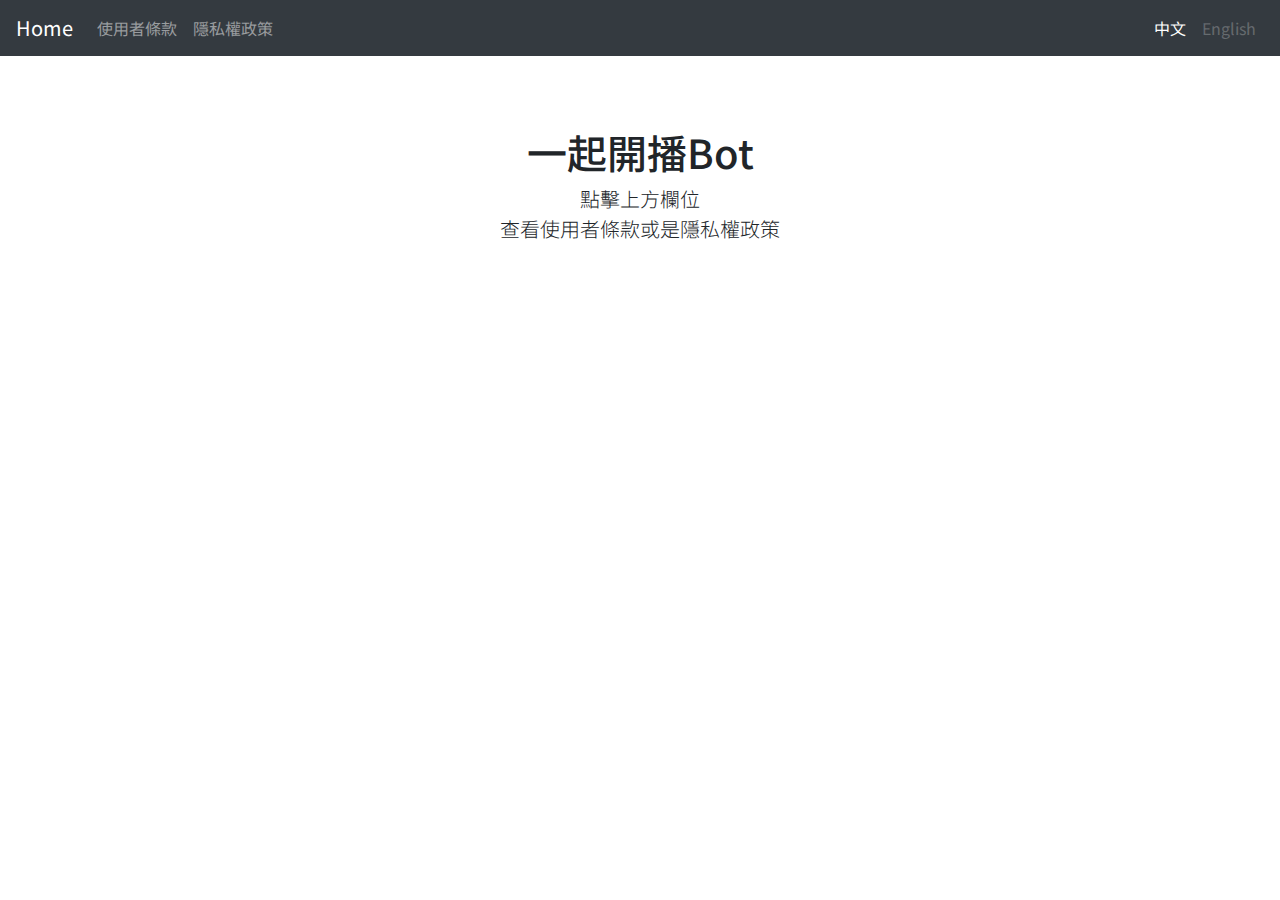
<file: docs/index.html>
<!doctype html>
<html lang="zh-Hant-TW">
<head>
	<meta charset="utf-8">
	<meta name="viewport" content="width=device-width, initial-scale=1, shrink-to-fit=no">
	<meta name="Description" content="A Line bot for notifying the streamer is live now.">
	<meta name="author" content="Tony">
	<title>Line bot for 17 Live</title>
	<link rel="icon" href="assets/img/alarm.ico" sizes="32x32 64x64" type="image/vnd.microsoft.icon">
	
	<link href="https://stackpath.bootstrapcdn.com/bootstrap/4.4.1/css/bootstrap.min.css" rel="stylesheet" integrity="sha384-Vkoo8x4CGsO3+Hhxv8T/Q5PaXtkKtu6ug5TOeNV6gBiFeWPGFN9MuhOf23Q9Ifjh" crossorigin="anonymous">
	<link href="assets/css/main.css" rel="stylesheet">
</head>

<body>
	
	<nav class="navbar navbar-expand-md navbar-dark bg-dark fixed-top">
	  <a class="navbar-brand" href="./">Home</a>
	  <button class="navbar-toggler" type="button" data-toggle="collapse" data-target="#navbarsList" aria-controls="navbarsList" aria-expanded="false" aria-label="Toggle navigation">
		<span class="navbar-toggler-icon"></span>
	  </button>

	  <div class="collapse navbar-collapse" id="navbarsList">
		<ul class="navbar-nav mr-auto">
		  <li class="nav-item">
			<a class="nav-link" href="TermsOfUse.html">使用者條款</a>
		  </li>
		  <li class="nav-item">
			<a class="nav-link" href="PrivacyPolicy.html">隱私權政策</a>
		  </li>
		</ul>
		<ul class="navbar-nav ml-auto">
			<li class="nav-item active">
				<a class="nav-link" href="./">中文</a>
			</li>
			<li class="nav-item">
				<a class="nav-link disabled" href="/" tabindex="-1" aria-disabled="true">English</a>
			</li>
		</ul>

	  </div>
	</nav>

	<main role="main" class="container">

	  <div class="starter-template">
		<h1>一起開播Bot</h1>
		<p class="lead">點擊上方欄位<br>查看使用者條款或是隱私權政策</p>
	  </div>

	</main>
	
	<script src="https://code.jquery.com/jquery-3.4.1.slim.min.js" integrity="sha384-J6qa4849blE2+poT4WnyKhv5vZF5SrPo0iEjwBvKU7imGFAV0wwj1yYfoRSJoZ+n" crossorigin="anonymous"></script>
    <script src="https://cdn.jsdelivr.net/npm/popper.js@1.16.0/dist/umd/popper.min.js" integrity="sha384-Q6E9RHvbIyZFJoft+2mJbHaEWldlvI9IOYy5n3zV9zzTtmI3UksdQRVvoxMfooAo" crossorigin="anonymous"></script>
    <script src="https://stackpath.bootstrapcdn.com/bootstrap/4.4.1/js/bootstrap.min.js" integrity="sha384-wfSDF2E50Y2D1uUdj0O3uMBJnjuUD4Ih7YwaYd1iqfktj0Uod8GCExl3Og8ifwB6" crossorigin="anonymous"></script>
</body>
</html>
</file>
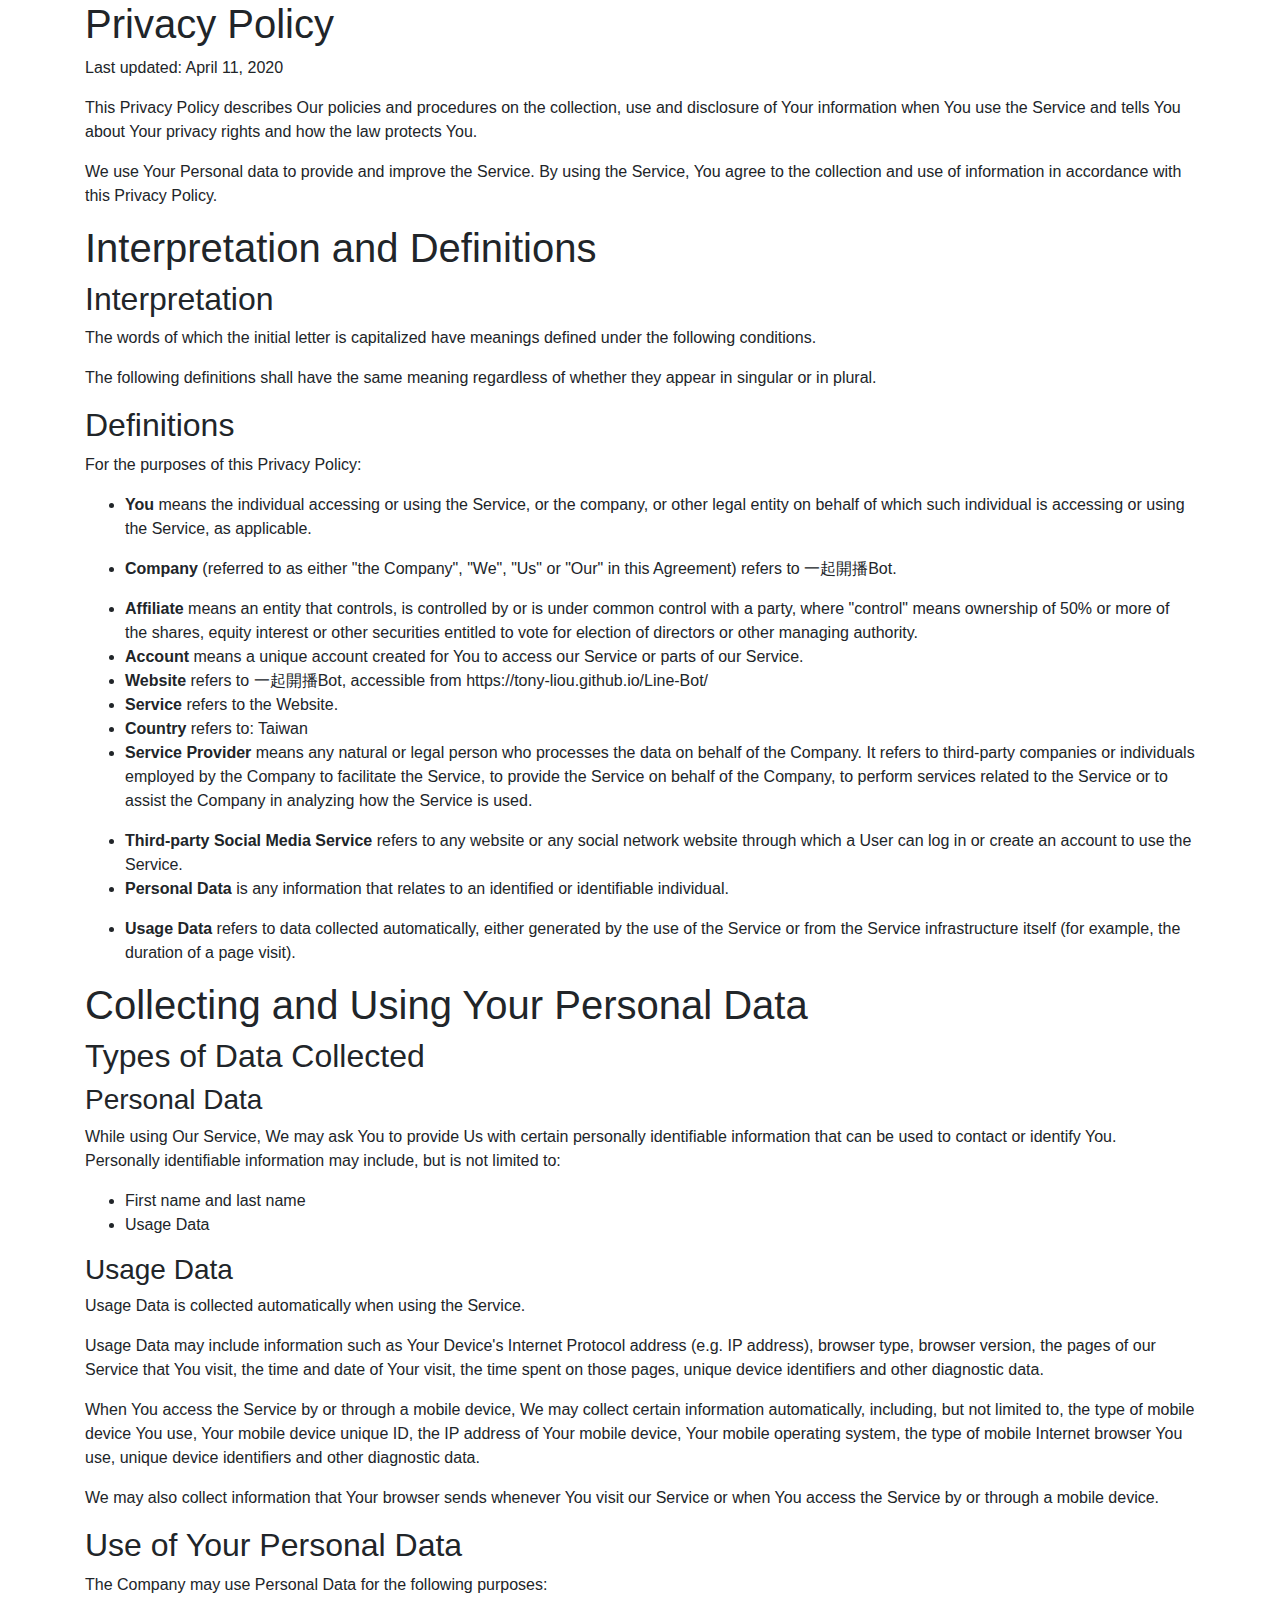
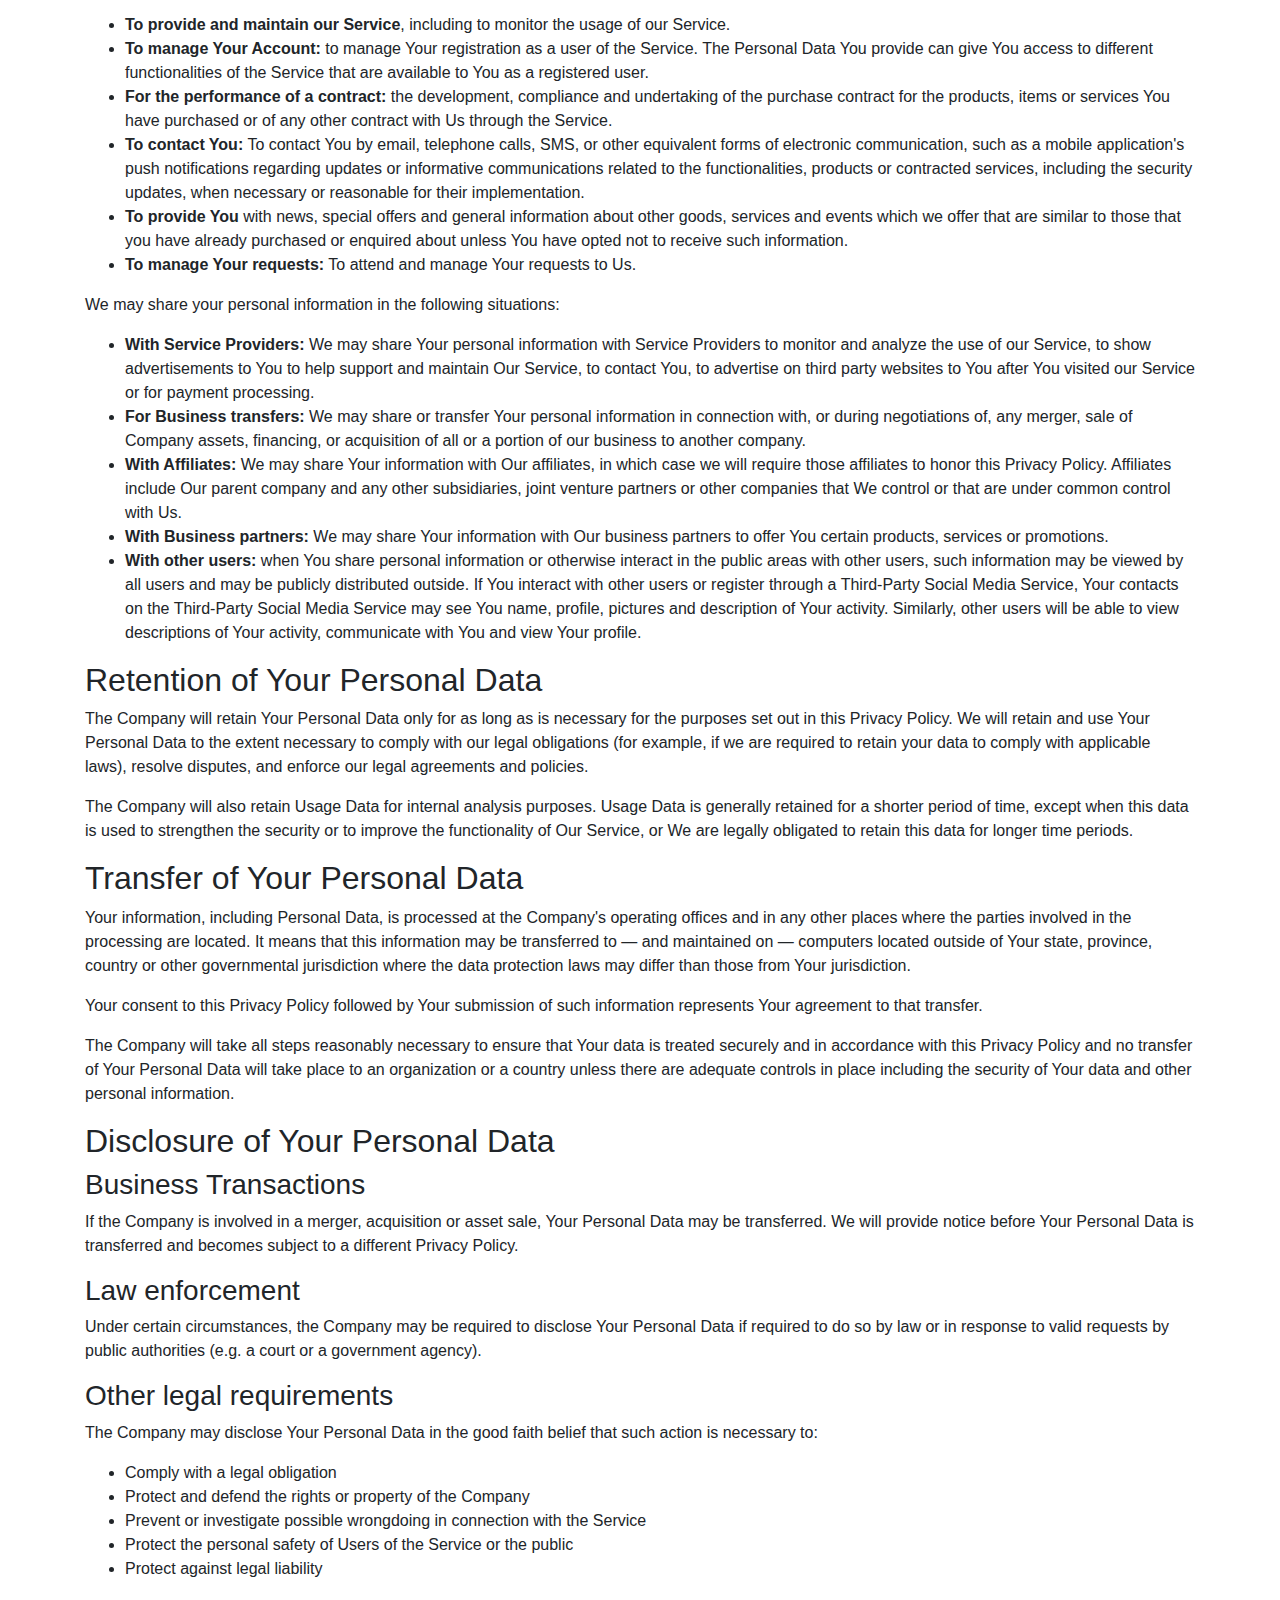
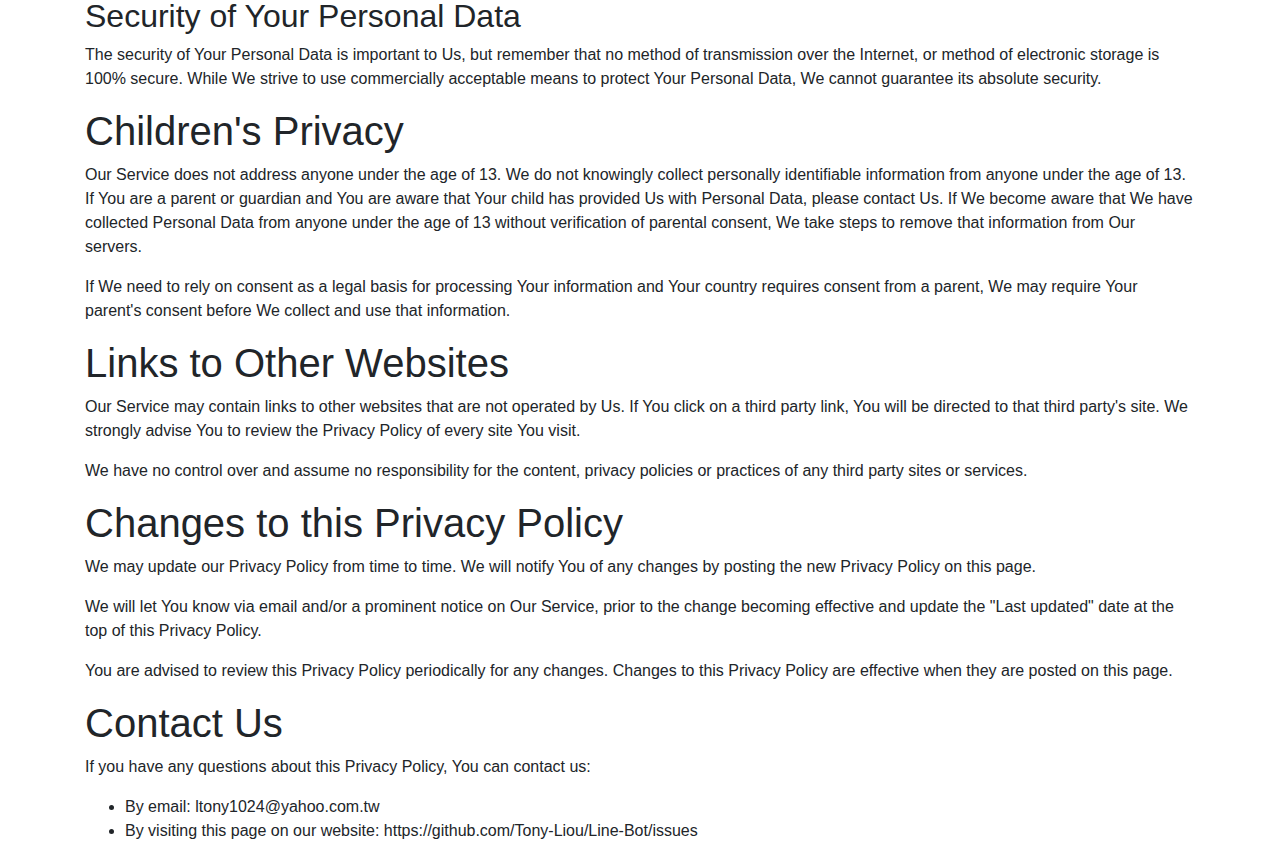
<file: docs/PrivacyPolicy-en.html>
<!DOCTYPE html>
<html>
<head>
<meta charset="utf-8">
<meta name="viewport" content="width=device-width, initial-scale=1, shrink-to-fit=no">
<meta name="Description" content="A Line bot for notifying the streamer is live now.">
<meta name="author" content="Tony">
<title>Privacy Policy</title>
<link href="https://stackpath.bootstrapcdn.com/bootstrap/4.4.1/css/bootstrap.min.css" rel="stylesheet" integrity="sha384-Vkoo8x4CGsO3+Hhxv8T/Q5PaXtkKtu6ug5TOeNV6gBiFeWPGFN9MuhOf23Q9Ifjh" crossorigin="anonymous">
</head>

<body>
<main class="container">
  <h1>Privacy Policy</h1>
  <p>Last updated: April 11, 2020</p>
  <p>This Privacy Policy describes Our policies and procedures on the collection, use and disclosure of Your information when You use the Service and tells You about Your privacy rights and how the law protects You.</p>
  <p>We use Your Personal data to provide and improve the Service. By using the Service, You agree to the collection and use of information in accordance with this Privacy Policy.</p>
  <h1>Interpretation and Definitions</h1>
  <h2>Interpretation</h2>
  <p>The words of which the initial letter is capitalized have meanings defined under the following conditions.</p>
  <p>The following definitions shall have the same meaning regardless of whether they appear in singular or in plural.</p>
  <h2>Definitions</h2>
  <p>For the purposes of this Privacy Policy:</p>
  <ul>
    <li>
      <p><strong>You</strong> means the individual accessing or using the Service, or the company, or other legal entity on behalf of which such individual is accessing or using the Service, as applicable.</p>
    </li>
    <li>
      <p><strong>Company</strong> (referred to as either "the Company", "We", "Us" or "Our" in this Agreement) refers to 一起開播Bot.</p>
    </li>
    <li><strong>Affiliate</strong> means an entity that controls, is controlled by or is under common control with a party, where "control" means ownership of 50% or more of the shares, equity interest or other securities entitled to vote for election of directors or other managing authority.</li>
    <li><strong>Account</strong> means a unique account created for You to access our Service or parts of our Service.</li>
    <li><strong>Website</strong> refers to 一起開播Bot, accessible from https://tony-liou.github.io/Line-Bot/</li>
    <li><strong>Service</strong> refers to the Website.</li>
    <li><strong>Country</strong> refers to: Taiwan</li>
    <li>
      <p><strong>Service Provider</strong> means any natural or legal person who processes the data on behalf of the Company. It refers to third-party companies or individuals employed by the Company to facilitate the Service, to provide the Service on behalf of the Company, to perform services related to the Service or to assist the Company in analyzing how the Service is used.</p>
    </li>
    <li><strong>Third-party Social Media Service</strong> refers to any website or any social network website through which a User can log in or create an account to use the Service.</li>
    <li>
      <p><strong>Personal Data</strong> is any information that relates to an identified or identifiable individual.</p>
    </li>
    <li><strong>Usage Data</strong> refers to data collected automatically, either generated by the use of the Service or from the Service infrastructure itself (for example, the duration of a page visit).</li>
  </ul>
  <h1>Collecting and Using Your Personal Data</h1>
  <h2>Types of Data Collected</h2>
  <h3>Personal Data</h3>
  <p>While using Our Service, We may ask You to provide Us with certain personally identifiable information that can be used to contact or identify You. Personally identifiable information may include, but is not limited to:</p>
  <ul>
    <li>First name and last name</li>
    <li>Usage Data</li>
  </ul>
  <h3>Usage Data</h3>
  <p>Usage Data is collected automatically when using the Service.</p>
  <p>Usage Data may include information such as Your Device's Internet Protocol address (e.g. IP address), browser type, browser version, the pages of our Service that You visit, the time and date of Your visit, the time spent on those pages, unique device identifiers and other diagnostic data.</p>
  <p>When You access the Service by or through a mobile device, We may collect certain information automatically, including, but not limited to, the type of mobile device You use, Your mobile device unique ID, the IP address of Your mobile device, Your mobile operating system, the type of mobile Internet browser You use, unique device identifiers and other diagnostic data.</p>
  <p>We may also collect information that Your browser sends whenever You visit our Service or when You access the Service by or through a mobile device.</p>
  <h2>Use of Your Personal Data</h2>
  <p>The Company may use Personal Data for the following purposes:</p>
  <ul>
    <li><strong>To provide and maintain our Service</strong>, including to monitor the usage of our Service.</li>
    <li><strong>To manage Your Account:</strong> to manage Your registration as a user of the Service. The Personal Data You provide can give You access to different functionalities of the Service that are available to You as a registered user.</li>
    <li><strong>For the performance of a contract:</strong> the development, compliance and undertaking of the purchase contract for the products, items or services You have purchased or of any other contract with Us through the Service.</li>
    <li><strong>To contact You:</strong> To contact You by email, telephone calls, SMS, or other equivalent forms of electronic communication, such as a mobile application's push notifications regarding updates or informative communications related to the functionalities, products or contracted services, including the security updates, when necessary or reasonable for their implementation.</li>
    <li><strong>To provide You</strong> with news, special offers and general information about other goods, services and events which we offer that are similar to those that you have already purchased or enquired about unless You have opted not to receive such information.</li>
    <li><strong>To manage Your requests:</strong> To attend and manage Your requests to Us.</li>
  </ul>
  <p>We may share your personal information in the following situations:</p>
  <ul>
    <li><strong>With Service Providers:</strong> We may share Your personal information with Service Providers to monitor and analyze the use of our Service, to show advertisements to You to help support and maintain Our Service, to contact You, to advertise on third party websites to You after You visited our Service or for payment processing.</li>
    <li><strong>For Business transfers:</strong> We may share or transfer Your personal information in connection with, or during negotiations of, any merger, sale of Company assets, financing, or acquisition of all or a portion of our business to another company.</li>
    <li><strong>With Affiliates:</strong> We may share Your information with Our affiliates, in which case we will require those affiliates to honor this Privacy Policy. Affiliates include Our parent company and any other subsidiaries, joint venture partners or other companies that We control or that are under common control with Us.</li>
    <li><strong>With Business partners:</strong> We may share Your information with Our business partners to offer You certain products, services or promotions.</li>
    <li><strong>With other users:</strong> when You share personal information or otherwise interact in the public areas with other users, such information may be viewed by all users and may be publicly distributed outside. If You interact with other users or register through a Third-Party Social Media Service, Your contacts on the Third-Party Social Media Service may see You name, profile, pictures and description of Your activity. Similarly, other users will be able to view descriptions of Your activity, communicate with You and view Your profile.</li>
  </ul>
  <h2>Retention of Your Personal Data</h2>
  <p>The Company will retain Your Personal Data only for as long as is necessary for the purposes set out in this Privacy Policy. We will retain and use Your Personal Data to the extent necessary to comply with our legal obligations (for example, if we are required to retain your data to comply with applicable laws), resolve disputes, and enforce our legal agreements and policies.</p>
  <p>The Company will also retain Usage Data for internal analysis purposes. Usage Data is generally retained for a shorter period of time, except when this data is used to strengthen the security or to improve the functionality of Our Service, or We are legally obligated to retain this data for longer time periods.</p>
  <h2>Transfer of Your Personal Data</h2>
  <p>Your information, including Personal Data, is processed at the Company's operating offices and in any other places where the parties involved in the processing are located. It means that this information may be transferred to — and maintained on — computers located outside of Your state, province, country or other governmental jurisdiction where the data protection laws may differ than those from Your jurisdiction.</p>
  <p>Your consent to this Privacy Policy followed by Your submission of such information represents Your agreement to that transfer.</p>
  <p>The Company will take all steps reasonably necessary to ensure that Your data is treated securely and in accordance with this Privacy Policy and no transfer of Your Personal Data will take place to an organization or a country unless there are adequate controls in place including the security of Your data and other personal information.</p>
  <h2>Disclosure of Your Personal Data</h2>
  <h3>Business Transactions</h3>
  <p>If the Company is involved in a merger, acquisition or asset sale, Your Personal Data may be transferred. We will provide notice before Your Personal Data is transferred and becomes subject to a different Privacy Policy.</p>
  <h3>Law enforcement</h3>
  <p>Under certain circumstances, the Company may be required to disclose Your Personal Data if required to do so by law or in response to valid requests by public authorities (e.g. a court or a government agency).</p>
  <h3>Other legal requirements</h3>
  <p>The Company may disclose Your Personal Data in the good faith belief that such action is necessary to:</p>
  <ul>
    <li>Comply with a legal obligation</li>
    <li>Protect and defend the rights or property of the Company</li>
    <li>Prevent or investigate possible wrongdoing in connection with the Service</li>
    <li>Protect the personal safety of Users of the Service or the public</li>
    <li>Protect against legal liability</li>
  </ul>
  <h2>Security of Your Personal Data</h2>
  <p>The security of Your Personal Data is important to Us, but remember that no method of transmission over the Internet, or method of electronic storage is 100% secure. While We strive to use commercially acceptable means to protect Your Personal Data, We cannot guarantee its absolute security.</p>
  <h1>Children's Privacy</h1>
  <p>Our Service does not address anyone under the age of 13. We do not knowingly collect personally identifiable information from anyone under the age of 13. If You are a parent or guardian and You are aware that Your child has provided Us with Personal Data, please contact Us. If We become aware that We have collected Personal Data from anyone under the age of 13 without verification of parental consent, We take steps to remove that information from Our servers.</p>
  <p>If We need to rely on consent as a legal basis for processing Your information and Your country requires consent from a parent, We may require Your parent's consent before We collect and use that information.</p>
  <h1>Links to Other Websites</h1>
  <p>Our Service may contain links to other websites that are not operated by Us. If You click on a third party link, You will be directed to that third party's site. We strongly advise You to review the Privacy Policy of every site You visit.</p>
  <p>We have no control over and assume no responsibility for the content, privacy policies or practices of any third party sites or services.</p>
  <h1>Changes to this Privacy Policy</h1>
  <p>We may update our Privacy Policy from time to time. We will notify You of any changes by posting the new Privacy Policy on this page.</p>
  <p>We will let You know via email and/or a prominent notice on Our Service, prior to the change becoming effective and update the "Last updated" date at the top of this Privacy Policy.</p>
  <p>You are advised to review this Privacy Policy periodically for any changes. Changes to this Privacy Policy are effective when they are posted on this page.</p>
  <h1>Contact Us</h1>
  <p>If you have any questions about this Privacy Policy, You can contact us:</p>
  <ul>
    <li>By email: ltony1024@yahoo.com.tw</li>
    <li>By visiting this page on our website: https://github.com/Tony-Liou/Line-Bot/issues</li>
  </ul>
</main>
</body>
</html>
</file>
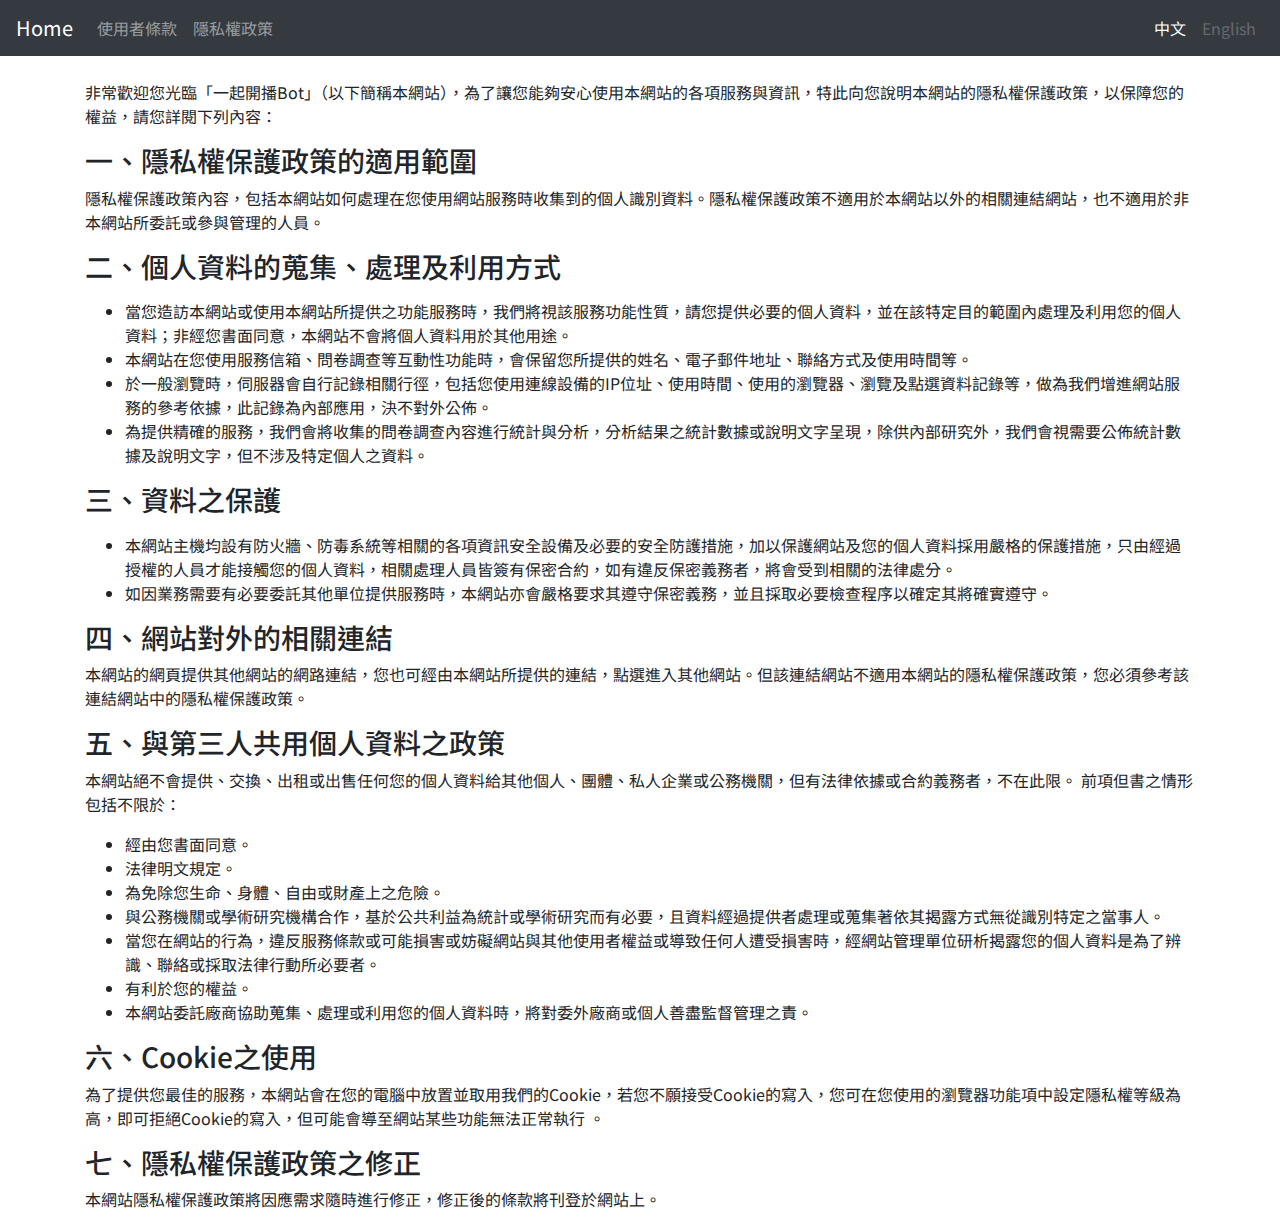
<file: docs/PrivacyPolicy.html>
<!doctype html>
<html lang="zh-Hant-TW">
    
    <head>
        <meta charset="utf-8">
        <meta name="viewport" content="width=device-width, initial-scale=1, shrink-to-fit=no">
        <meta name="Description" content="一起開播Bot的隱私權政策">
        <meta name="author" content="Tony">
        <title>
            隱私權政策
        </title>
        <link rel="icon" href="assets/img/alarm.ico" sizes="32x32 64x64" type="image/vnd.microsoft.icon">
        <link href="https://stackpath.bootstrapcdn.com/bootstrap/4.4.1/css/bootstrap.min.css"
        rel="stylesheet" integrity="sha384-Vkoo8x4CGsO3+Hhxv8T/Q5PaXtkKtu6ug5TOeNV6gBiFeWPGFN9MuhOf23Q9Ifjh"
        crossorigin="anonymous">
        <link href="assets/css/main.css" rel="stylesheet">
    </head>
    
    <body>
        <nav class="navbar navbar-expand-md navbar-dark bg-dark fixed-top">
            <a class="navbar-brand" href="./">
                Home
            </a>
            <button class="navbar-toggler" type="button" data-toggle="collapse" data-target="#navbarsList"
            aria-controls="navbarsList" aria-expanded="false" aria-label="Toggle navigation">
                <span class="navbar-toggler-icon">
                </span>
            </button>
            <div class="collapse navbar-collapse" id="navbarsList">
                <ul class="navbar-nav mr-auto">
                    <li class="nav-item">
                        <a class="nav-link" href="TermsOfUse.html">使用者條款</a>
                    </li>
                    <li class="nav-item">
                        <a class="nav-link" href="#main">隱私權政策</a>
                    </li>
                </ul>
                <ul class="navbar-nav ml-auto">
                    <li class="nav-item active">
                        <a class="nav-link" href="./">中文</a>
                    </li>
                    <li class="nav-item">
                        <a class="nav-link disabled" href="/" tabindex="-1" aria-disabled="true">English</a>
                    </li>
                </ul>
            </div>
        </nav>
		
        <main class="container" id="main">
            <p>
                非常歡迎您光臨「一起開播Bot」（以下簡稱本網站），為了讓您能夠安心使用本網站的各項服務與資訊，特此向您說明本網站的隱私權保護政策，以保障您的權益，請您詳閱下列內容：
            </p>
            <h3>
                一、隱私權保護政策的適用範圍
            </h3>
            <p>
                隱私權保護政策內容，包括本網站如何處理在您使用網站服務時收集到的個人識別資料。隱私權保護政策不適用於本網站以外的相關連結網站，也不適用於非本網站所委託或參與管理的人員。
            </p>
            <h3>
                二、個人資料的蒐集、處理及利用方式
            </h3>
            <p>
                <ul>
                    <li>
                        當您造訪本網站或使用本網站所提供之功能服務時，我們將視該服務功能性質，請您提供必要的個人資料，並在該特定目的範圍內處理及利用您的個人資料；非經您書面同意，本網站不會將個人資料用於其他用途。
                    </li>
                    <li>
                        本網站在您使用服務信箱、問卷調查等互動性功能時，會保留您所提供的姓名、電子郵件地址、聯絡方式及使用時間等。
                    </li>
                    <li>
                        於一般瀏覽時，伺服器會自行記錄相關行徑，包括您使用連線設備的IP位址、使用時間、使用的瀏覽器、瀏覽及點選資料記錄等，做為我們增進網站服務的參考依據，此記錄為內部應用，決不對外公佈。
                    </li>
                    <li>
                        為提供精確的服務，我們會將收集的問卷調查內容進行統計與分析，分析結果之統計數據或說明文字呈現，除供內部研究外，我們會視需要公佈統計數據及說明文字，但不涉及特定個人之資料。
                    </li>
                </ul>
            </p>
            <h3>
                三、資料之保護
            </h3>
            <p>
                <ul>
                    <li>
                        本網站主機均設有防火牆、防毒系統等相關的各項資訊安全設備及必要的安全防護措施，加以保護網站及您的個人資料採用嚴格的保護措施，只由經過授權的人員才能接觸您的個人資料，相關處理人員皆簽有保密合約，如有違反保密義務者，將會受到相關的法律處分。
                    </li>
                    <li>
                        如因業務需要有必要委託其他單位提供服務時，本網站亦會嚴格要求其遵守保密義務，並且採取必要檢查程序以確定其將確實遵守。
                    </li>
                </ul>
            </p>
            <h3>
                四、網站對外的相關連結
            </h3>
            <p>
                本網站的網頁提供其他網站的網路連結，您也可經由本網站所提供的連結，點選進入其他網站。但該連結網站不適用本網站的隱私權保護政策，您必須參考該連結網站中的隱私權保護政策。
            </p>
            <h3>
                五、與第三人共用個人資料之政策
            </h3>
            <p>
                本網站絕不會提供、交換、出租或出售任何您的個人資料給其他個人、團體、私人企業或公務機關，但有法律依據或合約義務者，不在此限。 前項但書之情形包括不限於：
                <ul>
                    <li>
                        經由您書面同意。
                    </li>
                    <li>
                        法律明文規定。
                    </li>
                    <li>
                        為免除您生命、身體、自由或財產上之危險。
                    </li>
                    <li>
                        與公務機關或學術研究機構合作，基於公共利益為統計或學術研究而有必要，且資料經過提供者處理或蒐集著依其揭露方式無從識別特定之當事人。
                    </li>
                    <li>
                        當您在網站的行為，違反服務條款或可能損害或妨礙網站與其他使用者權益或導致任何人遭受損害時，經網站管理單位研析揭露您的個人資料是為了辨識、聯絡或採取法律行動所必要者。
                    </li>
                    <li>
                        有利於您的權益。
                    </li>
                    <li>
                        本網站委託廠商協助蒐集、處理或利用您的個人資料時，將對委外廠商或個人善盡監督管理之責。
                    </li>
                </ul>
            </p>
            <h3>
                六、Cookie之使用
            </h3>
            <p>
                為了提供您最佳的服務，本網站會在您的電腦中放置並取用我們的Cookie，若您不願接受Cookie的寫入，您可在您使用的瀏覽器功能項中設定隱私權等級為高，即可拒絕Cookie的寫入，但可能會導至網站某些功能無法正常執行
                。
            </p>
            <h3>
                七、隱私權保護政策之修正
            </h3>
            <p>
                本網站隱私權保護政策將因應需求隨時進行修正，修正後的條款將刊登於網站上。
            </p>
        </main>

        <script src="https://code.jquery.com/jquery-3.4.1.slim.min.js" integrity="sha384-J6qa4849blE2+poT4WnyKhv5vZF5SrPo0iEjwBvKU7imGFAV0wwj1yYfoRSJoZ+n"
        crossorigin="anonymous">
        </script>
        <script src="https://cdn.jsdelivr.net/npm/popper.js@1.16.0/dist/umd/popper.min.js"
        integrity="sha384-Q6E9RHvbIyZFJoft+2mJbHaEWldlvI9IOYy5n3zV9zzTtmI3UksdQRVvoxMfooAo"
        crossorigin="anonymous">
        </script>
        <script src="https://stackpath.bootstrapcdn.com/bootstrap/4.4.1/js/bootstrap.min.js"
        integrity="sha384-wfSDF2E50Y2D1uUdj0O3uMBJnjuUD4Ih7YwaYd1iqfktj0Uod8GCExl3Og8ifwB6"
        crossorigin="anonymous">
        </script>
    </body>

</html>
</file>
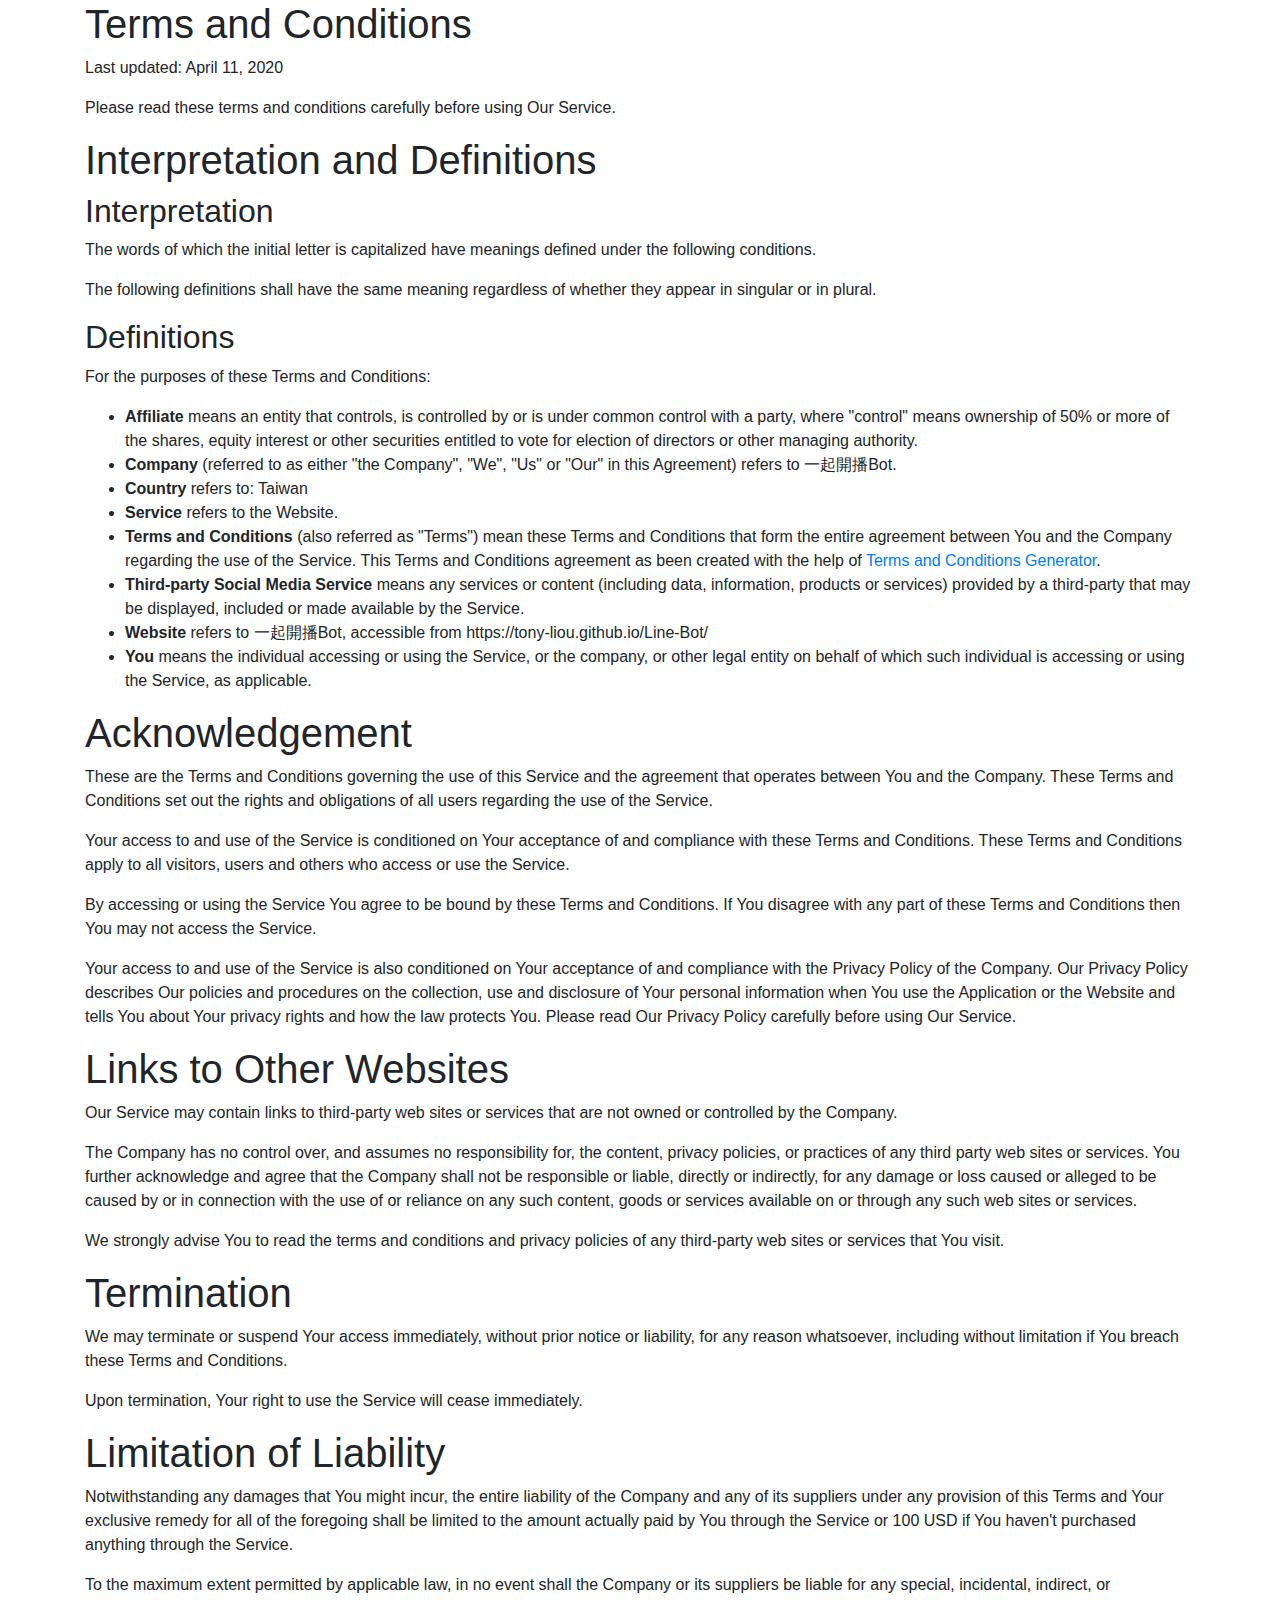
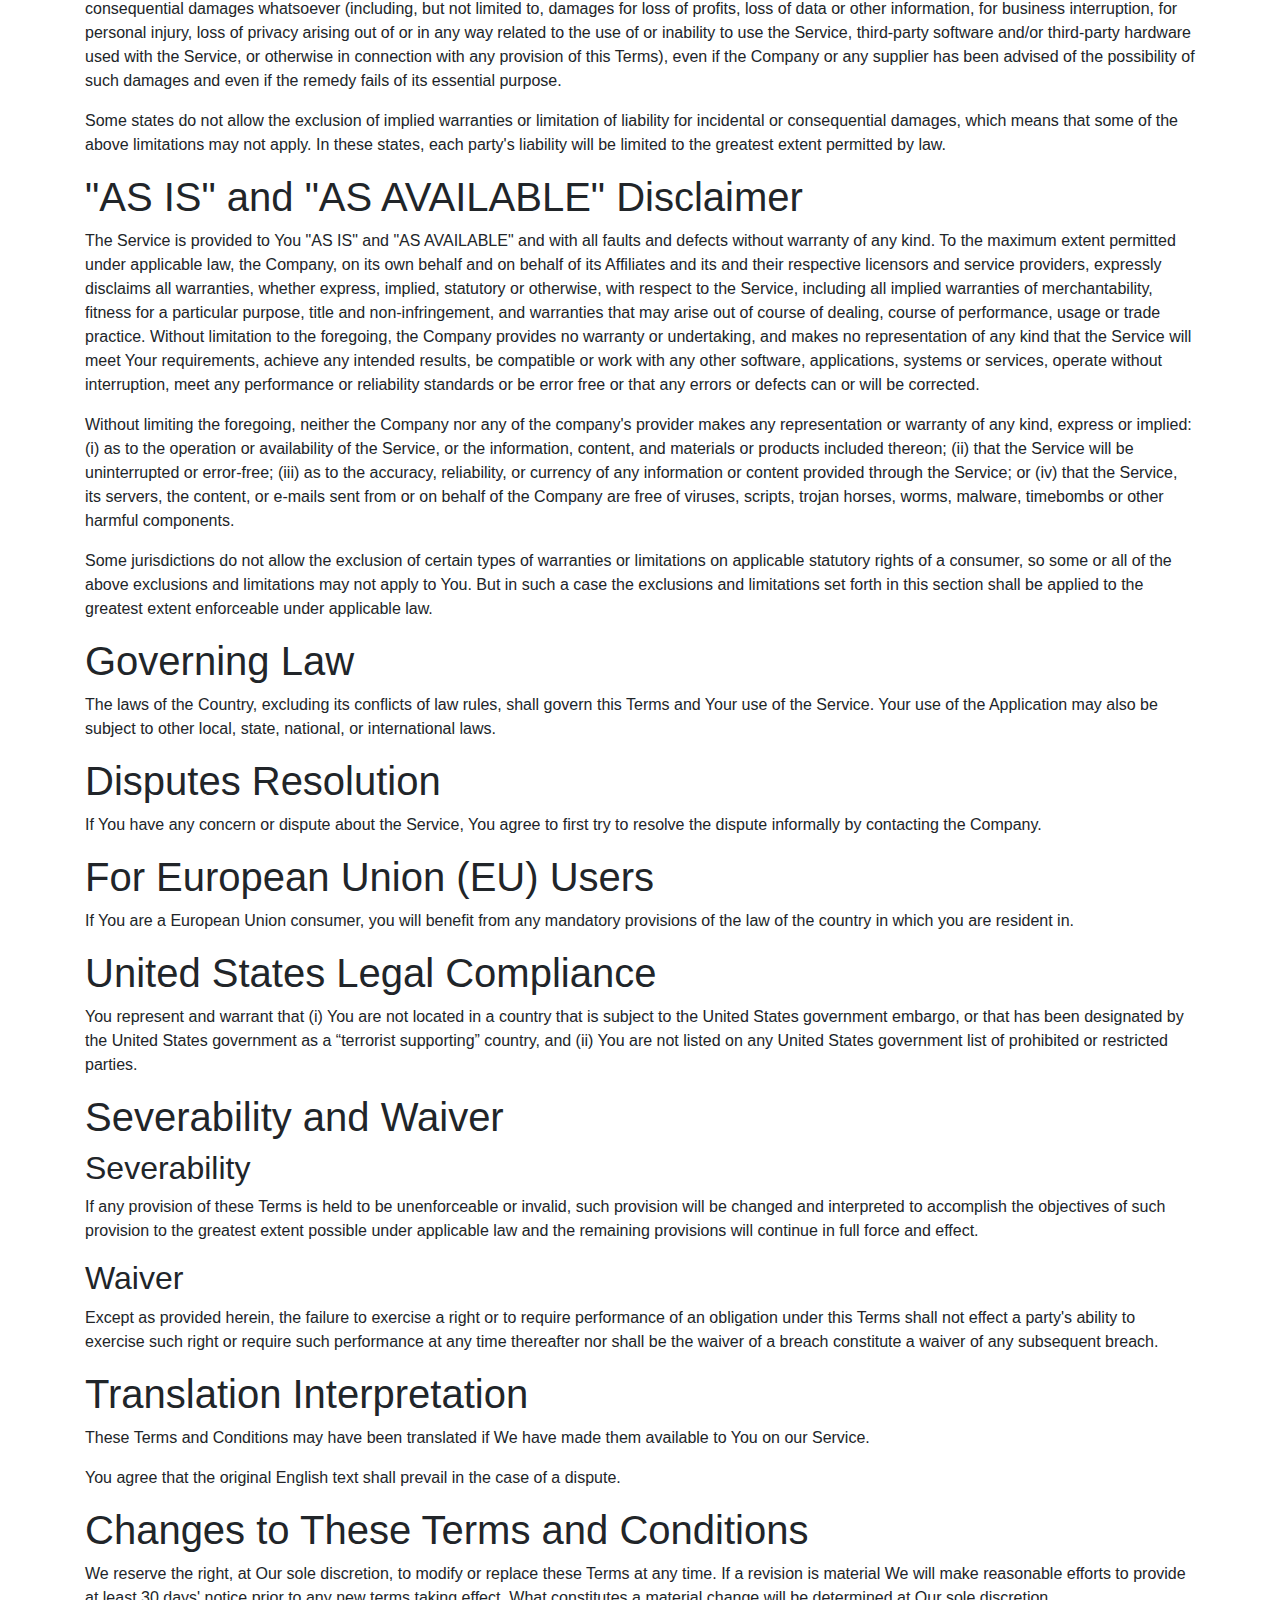
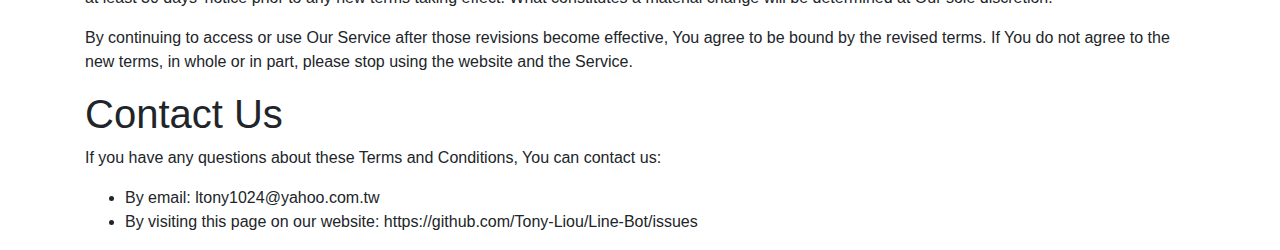
<file: docs/TermsOfUse-en.html>
<!doctype html>
<html>
<head>
<meta charset="utf-8">
<meta name="viewport" content="width=device-width, initial-scale=1, shrink-to-fit=no">
<meta name="Description" content="A Line bot for notifying the streamer is live now.">
<meta name="author" content="Tony">
<title>Terms and Conditions</title>
<link href="https://stackpath.bootstrapcdn.com/bootstrap/4.4.1/css/bootstrap.min.css" rel="stylesheet" integrity="sha384-Vkoo8x4CGsO3+Hhxv8T/Q5PaXtkKtu6ug5TOeNV6gBiFeWPGFN9MuhOf23Q9Ifjh" crossorigin="anonymous">
</head>

<body>
<main class="container">
  <h1>Terms and Conditions</h1>
  <p>Last updated: April 11, 2020</p>
  <p>Please read these terms and conditions carefully before using Our Service.</p>
  <h1>Interpretation and Definitions</h1>
  <h2>Interpretation</h2>
  <p>The words of which the initial letter is capitalized have meanings defined under the following conditions.</p>
  <p>The following definitions shall have the same meaning regardless of whether they appear in singular or in plural.</p>
  <h2>Definitions</h2>
  <p>For the purposes of these Terms and Conditions:</p>
  <ul>
    <li><strong>Affiliate</strong> means an entity that controls, is controlled by or is under common control with a party, where "control" means ownership of 50% or more of the shares, equity interest or other securities entitled to vote for election of directors or other managing authority.</li>
    <li><strong>Company</strong> (referred to as either "the Company", "We", "Us" or "Our" in this Agreement) refers to 一起開播Bot.</li>
    <li><strong>Country</strong> refers to: Taiwan</li>
    <li><strong>Service</strong> refers to the Website.</li>
    <li><strong>Terms and Conditions</strong> (also referred as "Terms") mean these Terms and Conditions that form the entire agreement between You and the Company regarding the use of the Service. This Terms and Conditions agreement as been created with the help of <a href="https://www.termsfeed.com/terms-conditions-generator/">Terms and Conditions Generator</a>.</li>
    <li><strong>Third-party Social Media Service</strong> means any services or content (including data, information, products or services) provided by a third-party that may be displayed, included or made available by the Service.</li>
    <li><strong>Website</strong> refers to 一起開播Bot, accessible from https://tony-liou.github.io/Line-Bot/</li>
    <li><strong>You</strong> means the individual accessing or using the Service, or the company, or other legal entity on behalf of which such individual is accessing or using the Service, as applicable.</li>
  </ul>
  <h1>Acknowledgement</h1>
  <p>These are the Terms and Conditions governing the use of this Service and the agreement that operates between You and the Company. These Terms and Conditions set out the rights and obligations of all users regarding the use of the Service.</p>
  <p>Your access to and use of the Service is conditioned on Your acceptance of and compliance with these Terms and Conditions. These Terms and Conditions apply to all visitors, users and others who access or use the Service.</p>
  <p>By accessing or using the Service You agree to be bound by these Terms and Conditions. If You disagree with any part of these Terms and Conditions then You may not access the Service.</p>
  <p>Your access to and use of the Service is also conditioned on Your acceptance of and compliance with the Privacy Policy of the Company. Our Privacy Policy describes Our policies and procedures on the collection, use and disclosure of Your personal information when You use the Application or the Website and tells You about Your privacy rights and how the law protects You. Please read Our Privacy Policy carefully before using Our Service.</p>
  <h1>Links to Other Websites</h1>
  <p>Our Service may contain links to third-party web sites or services that are not owned or controlled by the Company.</p>
  <p>The Company has no control over, and assumes no responsibility for, the content, privacy policies, or practices of any third party web sites or services. You further acknowledge and agree that the Company shall not be responsible or liable, directly or indirectly, for any damage or loss caused or alleged to be caused by or in connection with the use of or reliance on any such content, goods or services available on or through any such web sites or services.</p>
  <p>We strongly advise You to read the terms and conditions and privacy policies of any third-party web sites or services that You visit.</p>
  <h1>Termination</h1>
  <p>We may terminate or suspend Your access immediately, without prior notice or liability, for any reason whatsoever, including without limitation if You breach these Terms and Conditions.</p>
  <p>Upon termination, Your right to use the Service will cease immediately.</p>
  <h1>Limitation of Liability</h1>
  <p>Notwithstanding any damages that You might incur, the entire liability of the Company and any of its suppliers under any provision of this Terms and Your exclusive remedy for all of the foregoing shall be limited to the amount actually paid by You through the Service or 100 USD if You haven't purchased anything through the Service.</p>
  <p>To the maximum extent permitted by applicable law, in no event shall the Company or its suppliers be liable for any special, incidental, indirect, or consequential damages whatsoever (including, but not limited to, damages for loss of profits, loss of data or other information, for business interruption, for personal injury, loss of privacy arising out of or in any way related to the use of or inability to use the Service, third-party software and/or third-party hardware used with the Service, or otherwise in connection with any provision of this Terms), even if the Company or any supplier has been advised of the possibility of such damages and even if the remedy fails of its essential purpose.</p>
  <p>Some states do not allow the exclusion of implied warranties or limitation of liability for incidental or consequential damages, which means that some of the above limitations may not apply. In these states, each party's liability will be limited to the greatest extent permitted by law.</p>
  <h1>"AS IS" and "AS AVAILABLE" Disclaimer</h1>
  <p>The Service is provided to You "AS IS" and "AS AVAILABLE" and with all faults and defects without warranty of any kind. To the maximum extent permitted under applicable law, the Company, on its own behalf and on behalf of its Affiliates and its and their respective licensors and service providers, expressly disclaims all warranties, whether express, implied, statutory or otherwise, with respect to the Service, including all implied warranties of merchantability, fitness for a particular purpose, title and non-infringement, and warranties that may arise out of course of dealing, course of performance, usage or trade practice. Without limitation to the foregoing, the Company provides no warranty or undertaking, and makes no representation of any kind that the Service will meet Your requirements, achieve any intended results, be compatible or work with any other software, applications, systems or services, operate without interruption, meet any performance or reliability standards or be error free or that any errors or defects can or will be corrected.</p>
  <p>Without limiting the foregoing, neither the Company nor any of the company's provider makes any representation or warranty of any kind, express or implied: (i) as to the operation or availability of the Service, or the information, content, and materials or products included thereon; (ii) that the Service will be uninterrupted or error-free; (iii) as to the accuracy, reliability, or currency of any information or content provided through the Service; or (iv) that the Service, its servers, the content, or e-mails sent from or on behalf of the Company are free of viruses, scripts, trojan horses, worms, malware, timebombs or other harmful components.</p>
  <p>Some jurisdictions do not allow the exclusion of certain types of warranties or limitations on applicable statutory rights of a consumer, so some or all of the above exclusions and limitations may not apply to You. But in such a case the exclusions and limitations set forth in this section shall be applied to the greatest extent enforceable under applicable law.</p>
  <h1>Governing Law</h1>
  <p>The laws of the Country, excluding its conflicts of law rules, shall govern this Terms and Your use of the Service. Your use of the Application may also be subject to other local, state, national, or international laws.</p>
  <h1>Disputes Resolution</h1>
  <p>If You have any concern or dispute about the Service, You agree to first try to resolve the dispute informally by contacting the Company.</p>
  <h1>For European Union (EU) Users</h1>
  <p>If You are a European Union consumer, you will benefit from any mandatory provisions of the law of the country in which you are resident in.</p>
  <h1>United States Legal Compliance</h1>
  <p>You represent and warrant that (i) You are not located in a country that is subject to the United States government embargo, or that has been designated by the United States government as a “terrorist supporting” country, and (ii) You are not listed on any United States government list of prohibited or restricted parties.</p>
  <h1>Severability and Waiver</h1>
  <h2>Severability</h2>
  <p>If any provision of these Terms is held to be unenforceable or invalid, such provision will be changed and interpreted to accomplish the objectives of such provision to the greatest extent possible under applicable law and the remaining provisions will continue in full force and effect.</p>
  <h2>Waiver</h2>
  <p>Except as provided herein, the failure to exercise a right or to require performance of an obligation under this Terms shall not effect a party's ability to exercise such right or require such performance at any time thereafter nor shall be the waiver of a breach constitute a waiver of any subsequent breach.</p>
  <h1>Translation Interpretation</h1>
  <p>These Terms and Conditions may have been translated if We have made them available to You on our Service.</p>
  <p>You agree that the original English text shall prevail in the case of a dispute.</p>
  <h1>Changes to These Terms and Conditions</h1>
  <p>We reserve the right, at Our sole discretion, to modify or replace these Terms at any time. If a revision is material We will make reasonable efforts to provide at least 30 days' notice prior to any new terms taking effect. What constitutes a material change will be determined at Our sole discretion.</p>
  <p>By continuing to access or use Our Service after those revisions become effective, You agree to be bound by the revised terms. If You do not agree to the new terms, in whole or in part, please stop using the website and the Service.</p>
  <h1>Contact Us</h1>
  <p>If you have any questions about these Terms and Conditions, You can contact us:</p>
  <ul>
    <li>By email: ltony1024@yahoo.com.tw</li>
    <li>By visiting this page on our website: https://github.com/Tony-Liou/Line-Bot/issues</li>
  </ul>
</main>
</body>
</html>
</file>
<file: docs/assets/css/main.css>
@import url('https://fonts.googleapis.com/css2?family=Noto+Sans+TC&display=swap');

body {
  padding-top: 5rem;
  font-family: 'Noto Sans TC', sans-serif;
}
.starter-template {
  padding: 3rem 1.5rem;
  text-align: center;
}
</file>
